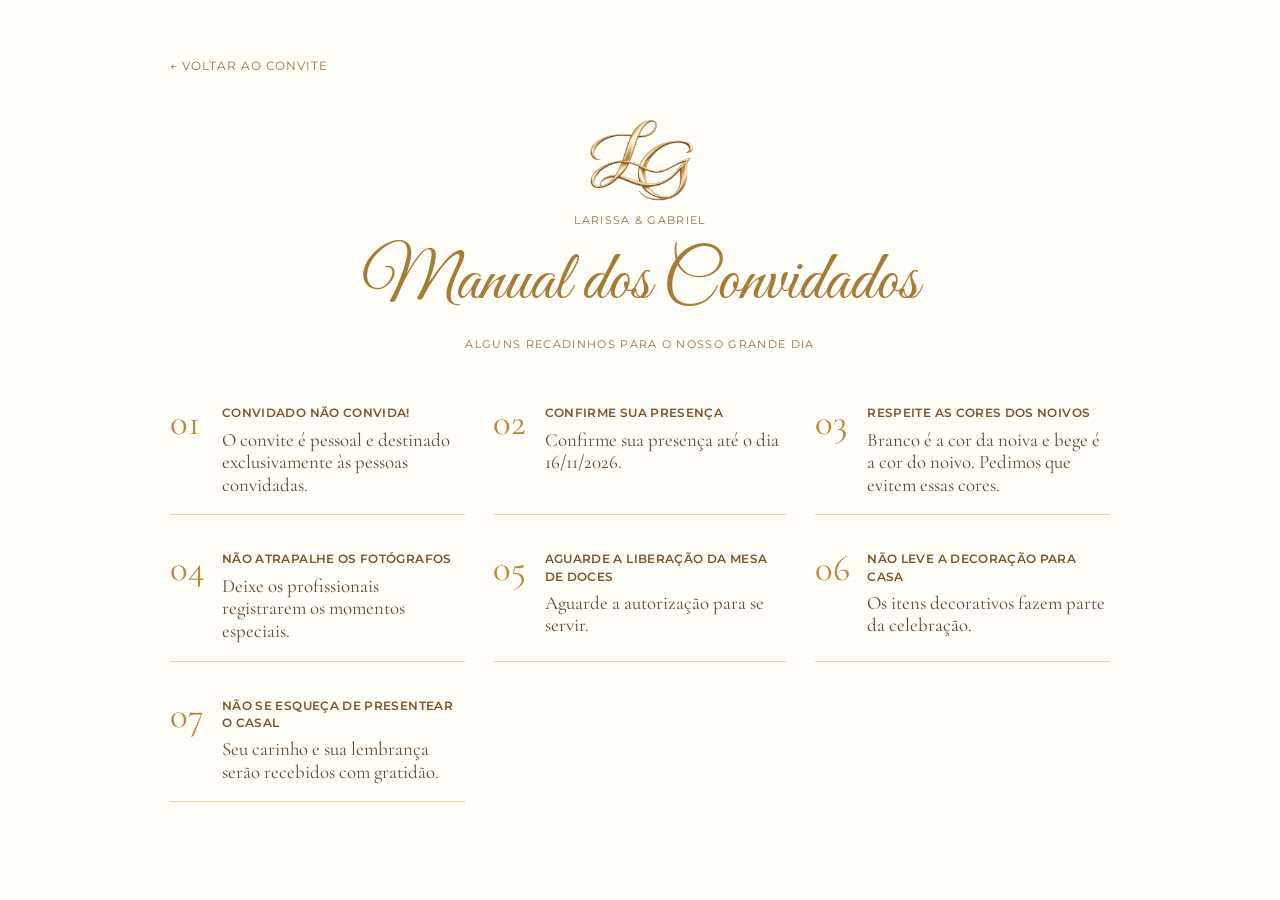
<file: manual.html>
<!doctype html><html lang="pt-BR"><head><meta charset="utf-8"><meta name="viewport" content="width=device-width,initial-scale=1"><title>Manual dos Convidados | Larissa & Gabriel</title><link rel="preconnect" href="https://fonts.googleapis.com"><link href="https://fonts.googleapis.com/css2?family=Cormorant+Garamond:wght@400;500;600&family=Great+Vibes&family=Montserrat:wght@300;400;500;600&display=swap" rel="stylesheet"><link rel="stylesheet" href="style.css"><style>body{overflow-x:hidden}.manual-page{min-height:100vh;padding:55px 22px 90px;background:#fffdf8}.manual-page .manual{max-width:940px;margin:auto}.manual-page .manual-grid{margin-top:36px}.manual-page .rule{opacity:1;visibility:visible}.back-link{display:inline-block;color:#9c743c;text-decoration:none;font-family:Montserrat,sans-serif;font-size:12px;letter-spacing:.08em;margin-bottom:45px}.manual-heading{text-align:center}.manual-heading img{width:125px;max-width:40vw;display:block;margin:0 auto 12px}.manual-heading h1{font-family:"Great Vibes",cursive;color:#a77b35;font-size:clamp(44px,8vw,70px);font-weight:400;margin:10px 0}.manual-heading p{font-family:Montserrat,sans-serif;font-size:11px;letter-spacing:.12em;color:#937247}</style></head><body><main class="manual-page"><section class="manual"><a class="back-link" href="index.html#links">← VOLTAR AO CONVITE</a><header class="manual-heading"><img src="assets/monograma-lg.png" alt="Monograma LG"><p>LARISSA &amp; GABRIEL</p><h1>Manual dos Convidados</h1><p>ALGUNS RECADINHOS PARA O NOSSO GRANDE DIA</p></header><div class="manual-grid"><article class="rule"><span class="rule-num">01</span><div><h3>CONVIDADO NÃO CONVIDA!</h3><p>O convite é pessoal e destinado exclusivamente às pessoas convidadas.</p></div></article>
<article class="rule"><span class="rule-num">02</span><div><h3>CONFIRME SUA PRESENÇA</h3><p>Confirme sua presença até o dia 16/11/2026.</p></div></article>
<article class="rule"><span class="rule-num">03</span><div><h3>RESPEITE AS CORES DOS NOIVOS</h3><p>Branco é a cor da noiva e bege é a cor do noivo. Pedimos que evitem essas cores.</p></div></article>
<article class="rule"><span class="rule-num">04</span><div><h3>NÃO ATRAPALHE OS FOTÓGRAFOS</h3><p>Deixe os profissionais registrarem os momentos especiais.</p></div></article>
<article class="rule"><span class="rule-num">05</span><div><h3>AGUARDE A LIBERAÇÃO DA MESA DE DOCES</h3><p>Aguarde a autorização para se servir.</p></div></article>
<article class="rule"><span class="rule-num">06</span><div><h3>NÃO LEVE A DECORAÇÃO PARA CASA</h3><p>Os itens decorativos fazem parte da celebração.</p></div></article>
<article class="rule"><span class="rule-num">07</span><div><h3>NÃO SE ESQUEÇA DE PRESENTEAR O CASAL</h3><p>Seu carinho e sua lembrança serão recebidos com gratidão.</p></div></article></div></section></main></body></html>
</file>
<file: style.css>
:root {
  --paper: #fffdf8;
  --gold: #bb873b;
  --gold-light: #e3bf7a;
  --gold-deep: #8e5b22;
  --ink: #624a31;
}
* {
  box-sizing: border-box;
}
html {
  scroll-behavior: smooth;
}
body {
  margin: 0;
  background: var(--paper);
  color: var(--ink);
  font-family: "Cormorant Garamond", Georgia, serif;
}
body.locked {
  overflow: hidden;
}
button,
a {
  -webkit-tap-highlight-color: transparent;
}
button {
  cursor: pointer;
}
.script {
  font-family: "Great Vibes", cursive;
  font-weight: 400;
  color: var(--gold-deep);
}
.eyebrow {
  font:
    500 clamp(0.6rem, 0.95vw, 0.76rem)/1.7 Montserrat,
    sans-serif;
  letter-spacing: 0.3em;
  color: #9c713b;
  text-align: center;
}
.section {
  position: relative;
  z-index: 1;
  text-align: center;
  padding: 70px 24px;
  max-width: 1140px;
  margin: auto;
}
.invitation {
  position: relative;
  isolation: isolate;
  min-height: 100vh;
  overflow: hidden;
  background: radial-gradient(
    ellipse at 50% 25%,
    #fffefa 0%,
    #fffdf8 62%,
    #fbf7ef 100%
  );
}
.invitation:before {
  content: "";
  position: absolute;
  inset: 0;
  pointer-events: none;
  z-index: 0;
  background: url("assets/paper-grain.svg") repeat;
  opacity: 0.23;
  mix-blend-mode: multiply;
}
.paper-waves {
  position: absolute;
  inset: 0;
  overflow: hidden;
  pointer-events: none;
  z-index: 0;
}
.wave {
  position: absolute;
  top: 0;
  width: min(32vw, 470px);
  height: 100%;
  opacity: 0.8;
  background:
    radial-gradient(ellipse 90% 13% at 0% 8%, #d9a95355, transparent 72%),
    radial-gradient(ellipse 80% 15% at 0% 28%, #f4d69d80, transparent 73%),
    radial-gradient(ellipse 90% 15% at 0% 52%, #c99a4955, transparent 72%),
    radial-gradient(ellipse 70% 13% at 0% 78%, #eac98566, transparent 72%);
  filter: blur(17px);
}
.wave-left {
  left: -10%;
}
.wave-right {
  right: -10%;
  transform: scaleX(-1);
}
.opening {
  position: fixed;
  inset: 0;
  z-index: 50;
  background: #120e0b;
  display: grid;
  place-items: center;
  overflow: hidden;
}
.opening-video {
  position: absolute;
  width: 100%;
  height: 100%;
  object-fit: cover;
  opacity: 0.4;
}
.opening-shade {
  position: absolute;
  inset: 0;
  background: linear-gradient(180deg, #130c0a55, #130c0a99);
}
.opening-ui {
  position: relative;
  z-index: 1;
  display: flex;
  align-items: center;
  flex-direction: column;
  gap: 16px;
  padding: 25px;
  color: #fff;
  text-align: center;
}
.opening-ui .eyebrow {
  color: #f5d6a2;
}
.opening-logo {
  width: clamp(120px, 30vw, 220px);
  filter: drop-shadow(0 4px 16px #d9a85288);
}
.opening-ui h1 {
  font:
    clamp(2.6rem, 7vw, 5rem) "Great Vibes",
    cursive;
  color: #f3d5a1;
  margin: 0;
}
.gold-button {
  border: 1px solid #ebc889;
  border-radius: 50px;
  padding: 16px 34px;
  background: linear-gradient(125deg, #c49345, #f1d89c, #b77d2e);
  color: #422b14;
  font:
    600 0.7rem Montserrat,
    sans-serif;
  letter-spacing: 0.1em;
  box-shadow: 0 10px 35px #0006;
  transition: transform 0.25s;
}
.gold-button:hover {
  transform: translateY(-3px);
}
.opening-hint {
  font:
    400 0.7rem Montserrat,
    sans-serif;
  opacity: 0.85;
}
.sound-button {
  position: fixed;
  bottom: 22px;
  right: 22px;
  z-index: 40;
  border: 1px solid #d5aa67;
  background: #fffdf9ef;
  color: #815923;
  border-radius: 50px;
  padding: 12px 17px;
  box-shadow: 0 5px 24px #7b562333;
  font:
    500 0.67rem Montserrat,
    sans-serif;
  display: flex;
  align-items: center;
  gap: 9px;
}
.sound-button[hidden] {
  display: none;
}
.sound-button span:first-child {
  font-size: 1.2rem;
}
.hero {
  min-height: 94svh;
  display: grid;
  place-items: center;
  padding-top: 100px;
  padding-bottom: 100px;
}
.hero-inner {
  width: 100%;
}
.hero-logo {
  width: clamp(160px, 30vw, 320px);
  height: auto;
  display: block;
  margin: 12px auto 0;
  filter: drop-shadow(0 8px 16px #b98c3e30);
}
.hero-names {
  font-size: clamp(4rem, 10vw, 8.5rem);
  line-height: 1.1;
  margin: 10px auto 16px;
  white-space: normal;
}
.hero-names span {
  font-size: 0.55em;
}
.verse {
  font-size: clamp(1.15rem, 2vw, 1.55rem);
  line-height: 1.5;
  max-width: 600px;
  margin: 16px auto 8px;
}
.reference {
  display: block;
}
.gold-divider {
  margin: 25px auto 0;
  display: flex;
  align-items: center;
  gap: 14px;
  max-width: 250px;
  color: var(--gold);
}
.gold-divider:before,
.gold-divider:after {
  content: "";
  height: 1px;
  background: linear-gradient(90deg, transparent, var(--gold));
  flex: 1;
}
.gold-divider:after {
  transform: rotate(180deg);
}
.gold-divider span {
  font-size: 20px;
}
.welcome {
  max-width: 850px;
}
.welcome h2,
.venue h2,
.manual h2,
.interactions h2 {
  font-size: clamp(3.5rem, 8vw, 6rem);
  line-height: 1.1;
  margin: 15px 0;
}
.welcome p {
  font-size: clamp(1.25rem, 2.5vw, 1.8rem);
  line-height: 1.5;
  margin: 12px auto;
  max-width: 760px;
}
.date-layout {
  display: grid;
  grid-template-columns: minmax(0, 1fr) auto minmax(0, 1fr);
  align-items: center;
  gap: 25px;
  max-width: 680px;
  margin: 20px auto 0;
}
.date-layout strong {
  font-size: clamp(6rem, 14vw, 10rem);
  font-weight: 400;
  line-height: 0.9;
  color: var(--gold-deep);
}
.date-side {
  border-top: 1px solid var(--gold);
  border-bottom: 1px solid var(--gold);
  padding: 14px 0;
  font-size: clamp(0.9rem, 2vw, 1.3rem);
  letter-spacing: 0.06em;
}
.tiny-ornament {
  color: var(--gold);
  font-size: 24px;
}
.count-grid {
  display: grid;
  grid-template-columns: repeat(4, 1fr);
  gap: 15px;
  max-width: 650px;
  margin: 24px auto;
}
.count-grid > div {
  aspect-ratio: 1;
  display: flex;
  align-items: center;
  justify-content: center;
  flex-direction: column;
  border: 1px solid #dbb574;
  border-radius: 50%;
  box-shadow:
    0 0 0 5px #e9cc9130,
    0 8px 20px #bd904525;
}
.count-grid strong {
  font-size: clamp(1.8rem, 5vw, 3.7rem);
  font-weight: 400;
  color: var(--gold-deep);
  font-variant-numeric: tabular-nums;
}
.count-grid span {
  font:
    500 clamp(0.45rem, 1vw, 0.65rem) Montserrat,
    sans-serif;
  letter-spacing: 0.12em;
}
.venue p {
  font-size: clamp(1.25rem, 2.4vw, 1.65rem);
  line-height: 1.4;
  margin: 0;
}
.venue-image {
  display: block;
  width: min(100%, 1000px);
  height: auto;
  margin: 25px auto 0;
  filter: drop-shadow(0 10px 20px #ae8a5320);
}
.manual {
  max-width: 1150px;
}
.manual-grid {
  display: grid;
  grid-template-columns: repeat(3, 1fr);
  gap: 18px 28px;
  margin-top: 35px;
  text-align: left;
}
.rule {
  display: flex;
  gap: 13px;
  padding: 18px 0;
  border-bottom: 1px solid #dcb77a99;
}
.rule-num {
  font-size: 2.3rem;
  color: var(--gold);
  line-height: 1;
  min-width: 39px;
}
.rule h3 {
  font:
    600 0.74rem/1.45 Montserrat,
    sans-serif;
  letter-spacing: 0.03em;
  margin: 0 0 6px;
  color: #7e5527;
}
.rule p {
  font-size: 1.18rem;
  line-height: 1.2;
  margin: 0;
}
.link-grid {
  display: grid;
  grid-template-columns: repeat(3, 1fr);
  gap: 14px;
  margin-top: 28px;
}
.link-card {
  display: flex;
  align-items: center;
  gap: 14px;
  padding: 18px 14px;
  text-decoration: none;
  color: var(--ink);
  border: 1px solid #d5a55d;
  border-radius: 13px;
  background: #fffdfaab;
  box-shadow:
    inset 0 0 0 4px #fff9ee,
    0 7px 22px #a8772512;
  transition:
    transform 0.25s,
    box-shadow 0.25s;
  text-align: left;
}
.link-card:hover {
  transform: translateY(-5px);
  box-shadow: 0 12px 28px #a8772530;
}
.link-card img {
  width: 33px;
  height: 33px;
  object-fit: contain;
}
.link-card div {
  flex: 1;
  min-width: 0;
}
.link-card strong {
  display: block;
  font:
    600 0.67rem/1.5 Montserrat,
    sans-serif;
  letter-spacing: 0.03em;
}
.link-card span {
  display: block;
  font-size: 1.06rem;
}
.link-card b {
  font-size: 1.3rem;
  color: var(--gold);
}
.footer {
  padding-top: 80px;
  padding-bottom: 110px;
}
.footer-logo {
  width: 105px;
  margin: 18px auto 0;
}
.footer h2 {
  font-size: clamp(3rem, 7vw, 5rem);
  margin: 0;
}
.footer p {
  font:
    500 0.66rem Montserrat,
    sans-serif;
  letter-spacing: 0.25em;
  color: #906832;
}
.count-end {
  font-size: 1.3rem;
}
@media (max-width: 750px) {
  .section {
    padding: 56px 22px;
  }
  .wave {
    width: 65vw;
    opacity: 0.5;
  }
  .wave-left {
    left: -35%;
  }
  .wave-right {
    right: -35%;
  }
  .hero {
    min-height: 90svh;
  }
  .hero-names {
    font-size: clamp(3.7rem, 14vw, 6rem);
  }
  .manual-grid {
    grid-template-columns: 1fr 1fr;
    gap: 8px 18px;
  }
  .link-grid {
    grid-template-columns: 1fr;
    max-width: 440px;
    margin: 24px auto;
  }
  .link-card {
    padding: 16px 20px;
  }
  .rule p {
    font-size: 1.07rem;
  }
}
@media (max-width: 480px) {
  .eyebrow {
    font-size: 0.58rem;
    letter-spacing: 0.2em;
  }
  .hero-logo {
    width: 200px;
  }
  .hero-names {
    font-size: clamp(3.2rem, 15vw, 4.5rem);
  }
  .verse br {
    display: none;
  }
  .count-grid {
    gap: 8px;
  }
  .count-grid > div {
    box-shadow: 0 0 0 2px #e9cc9130;
  }
  .count-grid strong {
    font-size: 1.7rem;
  }
  .count-grid span {
    font-size: 0.45rem;
  }
  .date-layout {
    gap: 10px;
  }
  .date-side {
    font-size: 0.8rem;
  }
  .date-layout strong {
    font-size: 6.2rem;
  }
  .manual-grid {
    grid-template-columns: 1fr;
  }
  .rule {
    padding: 14px 0;
  }
  .opening-video {
    object-fit: contain;
    background: #17100e;
  }
  .opening-ui {
    gap: 10px;
  }
  .opening-logo {
    width: 145px;
  }
  .opening-ui h1 {
    font-size: 3.5rem;
  }
}
@media (prefers-reduced-motion: reduce) {
  html {
    scroll-behavior: auto;
  }
  *,
  *:before,
  *:after {
    animation-duration: 0.01ms !important;
    transition-duration: 0.01ms !important;
  }
}

/* Refinamento da abertura: somente mensagem, selo e botão */
.opening {
  background: var(--paper);
}
.opening-video {
  object-fit: contain;
  opacity: 1;
  background: var(--paper);
}
.opening-shade {
  background: linear-gradient(
    180deg,
    rgba(255, 253, 248, 0.12),
    rgba(255, 253, 248, 0.1)
  );
}
.opening-ui {
  gap: 26px;
  justify-content: center;
  min-height: 100svh;
}
.opening-ui .eyebrow {
  color: #8c5d24;
  background: rgba(255, 253, 248, 0.88);
  padding: 9px 15px;
  border-radius: 50px;
  text-shadow: 0 1px 3px #fff;
}
.opening-seal {
  width: clamp(150px, 22vw, 310px);
  height: auto;
  object-fit: contain;
  filter: drop-shadow(0 8px 20px #57351266);
  transition:
    opacity 1.35s ease,
    transform 1.35s ease;
}
.opening.is-playing .opening-ui .eyebrow,
.opening.is-playing .gold-button {
  opacity: 0;
  pointer-events: none;
  transition: opacity 0.35s ease;
}
.opening.is-playing .opening-seal {
  opacity: 0;
  transform: scale(1.1);
  transition-delay: 1.6s;
}
.opening.is-playing .opening-ui {
  pointer-events: none;
}
/* Arte da hero restrita à primeira seção, sem repetição nas demais */
.hero {
  max-width: none;
  width: 100%;
  background: #fffdf8 url("assets/hero-desktop.png") center center/cover
    no-repeat;
  isolation: isolate;
}
.hero-inner {
  max-width: 980px;
  margin-inline: auto;
  position: relative;
  z-index: 1;
}
@media (max-width: 750px) {
  .hero {
    background-image: url("assets/hero-mobile.png");
    background-position: center center;
    background-size: cover;
  }
  .opening-seal {
    width: clamp(125px, 38vw, 210px);
  }
}
@media (max-width: 480px) {
  .opening-video {
    object-fit: contain;
    background: var(--paper);
  }
  .opening-ui {
    gap: 20px;
  }
  .opening-ui .eyebrow {
    font-size: 0.58rem;
  }
  .opening-seal {
    width: 145px;
  }
}
@media (prefers-reduced-motion: reduce) {
  .opening.is-playing .opening-seal {
    opacity: 0;
    transition-delay: 0s;
  }
}


/* Texto curvado ao redor do selo LG */
.lg-envelope-seal .lg-envelope-curved-text {
  position: absolute;
  top: 9%;
  left: -20%;
  width: 140%;
  height: 140%;
  overflow: visible;
  pointer-events: none;

  filter: drop-shadow(0 1px 1px rgba(255, 255, 255, 0.8));
}

/* Texto dourado metálico */
.lg-envelope-curved-text text {
  fill: url(#lg-gold-gradient);
  font-family: "Montserrat", sans-serif;
  font-size: 18px;
  font-weight: 600;
  letter-spacing: 1.5px;
}

/* Evita que os elementos apareçam antes do GSAP */
.js-motion .hero-logo,
.js-motion .hero-names,
.js-motion .hero .reveal,
.js-motion .interactions-eyebrow,
.js-motion .interactions-title,
.js-motion .link-card {
  opacity: 0;
  visibility: hidden;
}

/* Oculta as setas dos cards */
.interactions .link-card b {
  display: none !important;
}

.interactions .link-card {
  will-change: transform, opacity;
}
</file>
